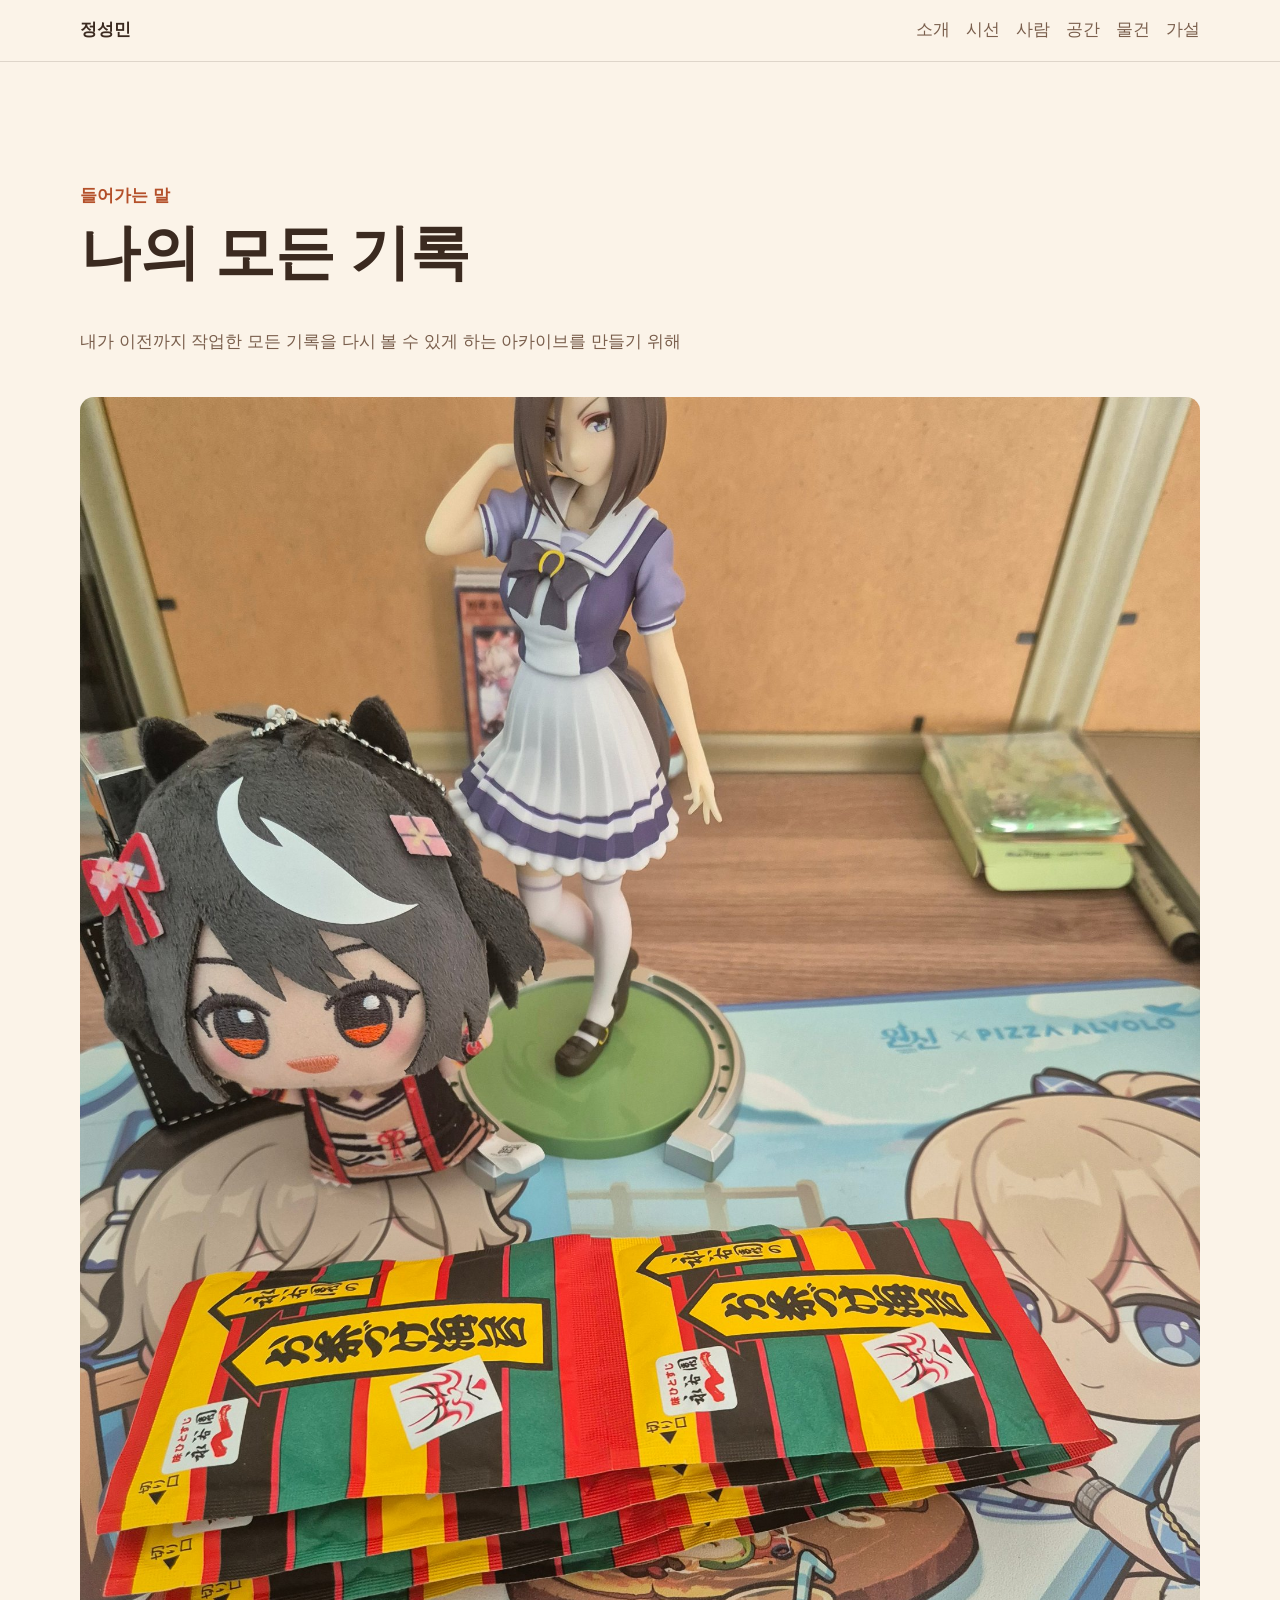
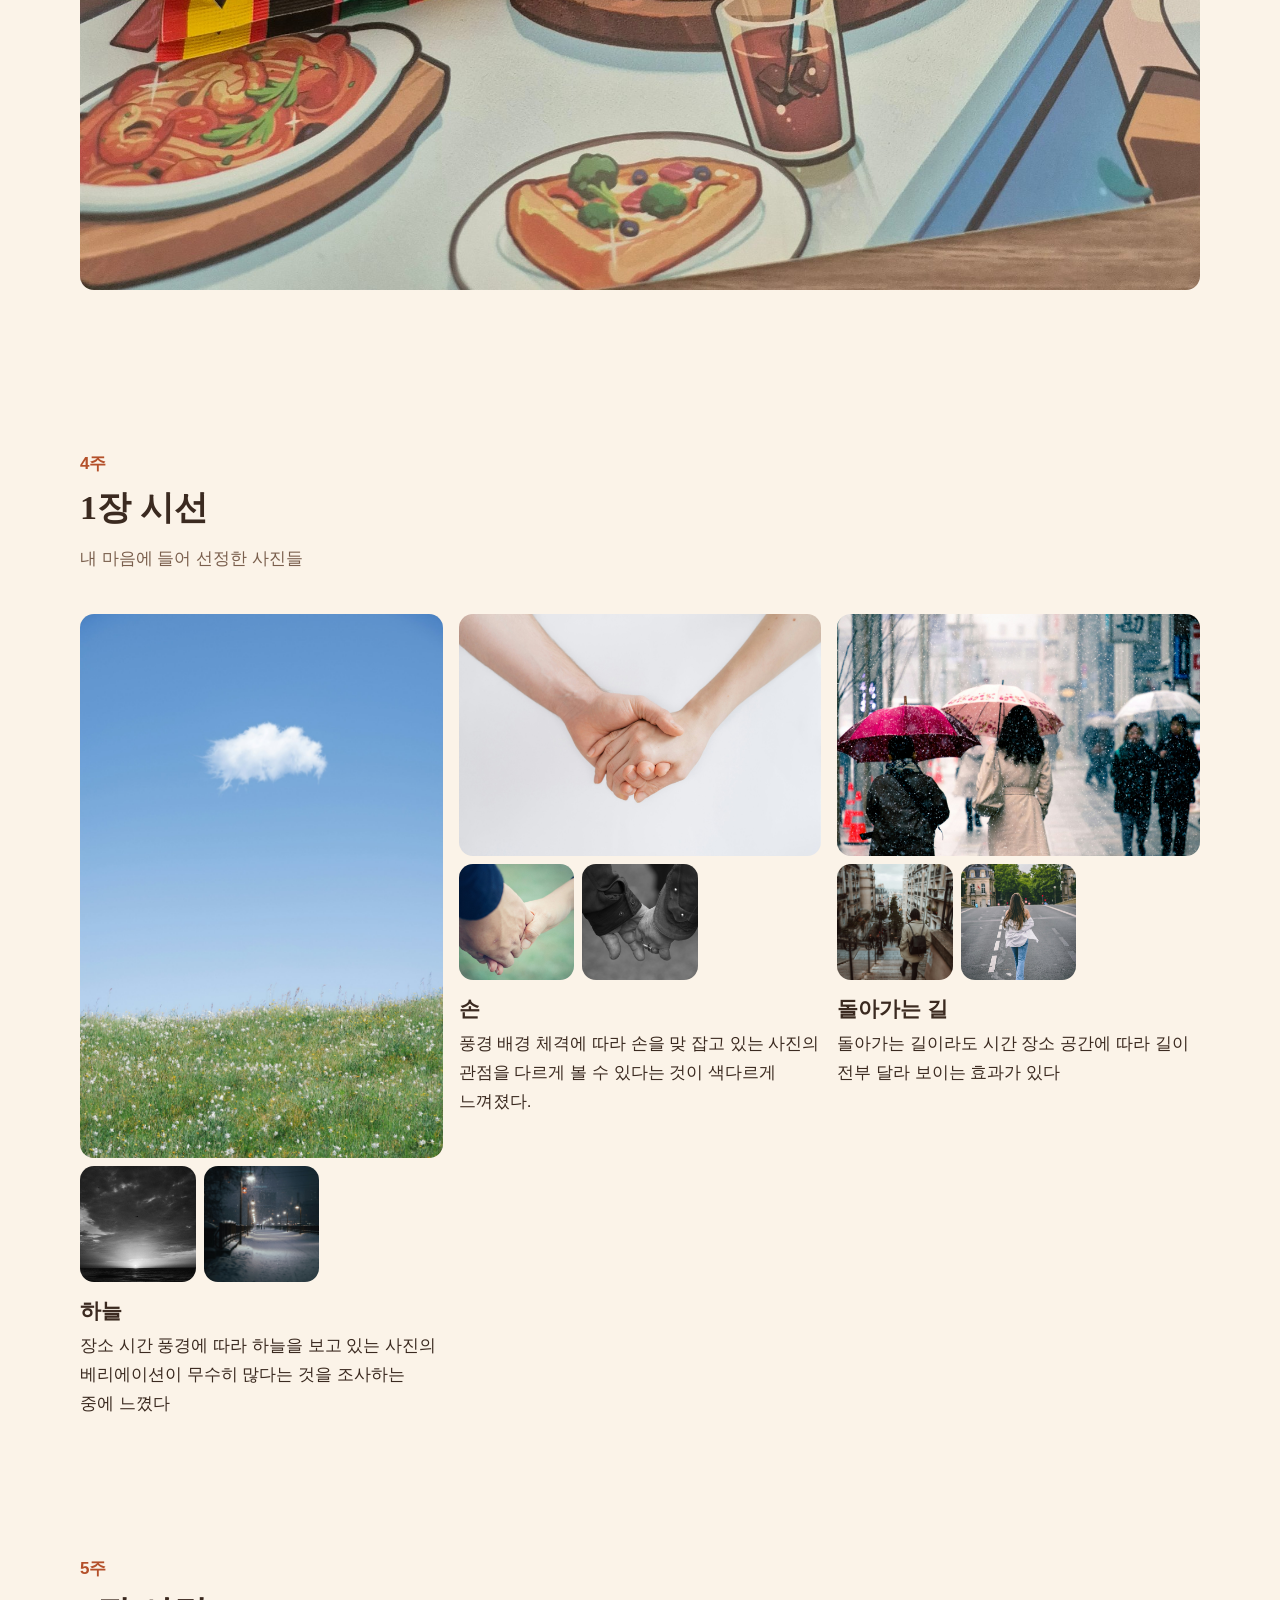
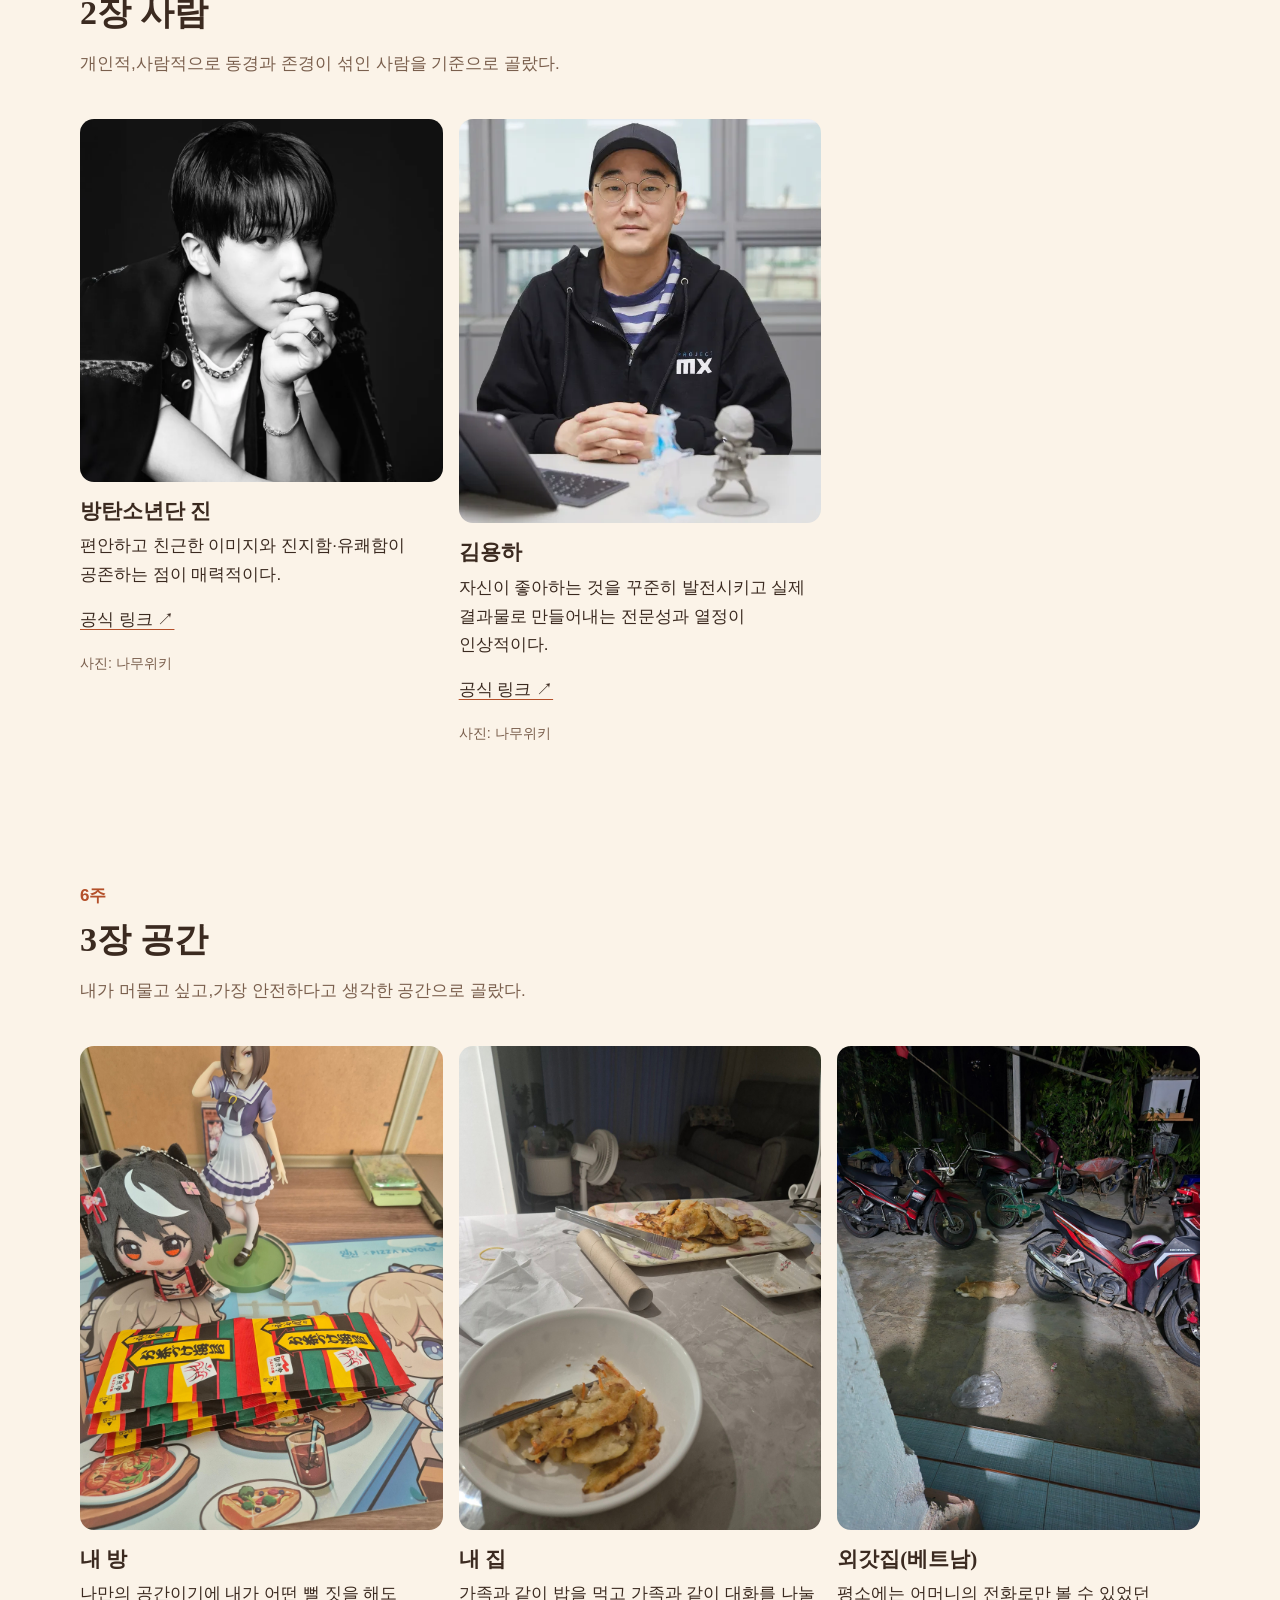
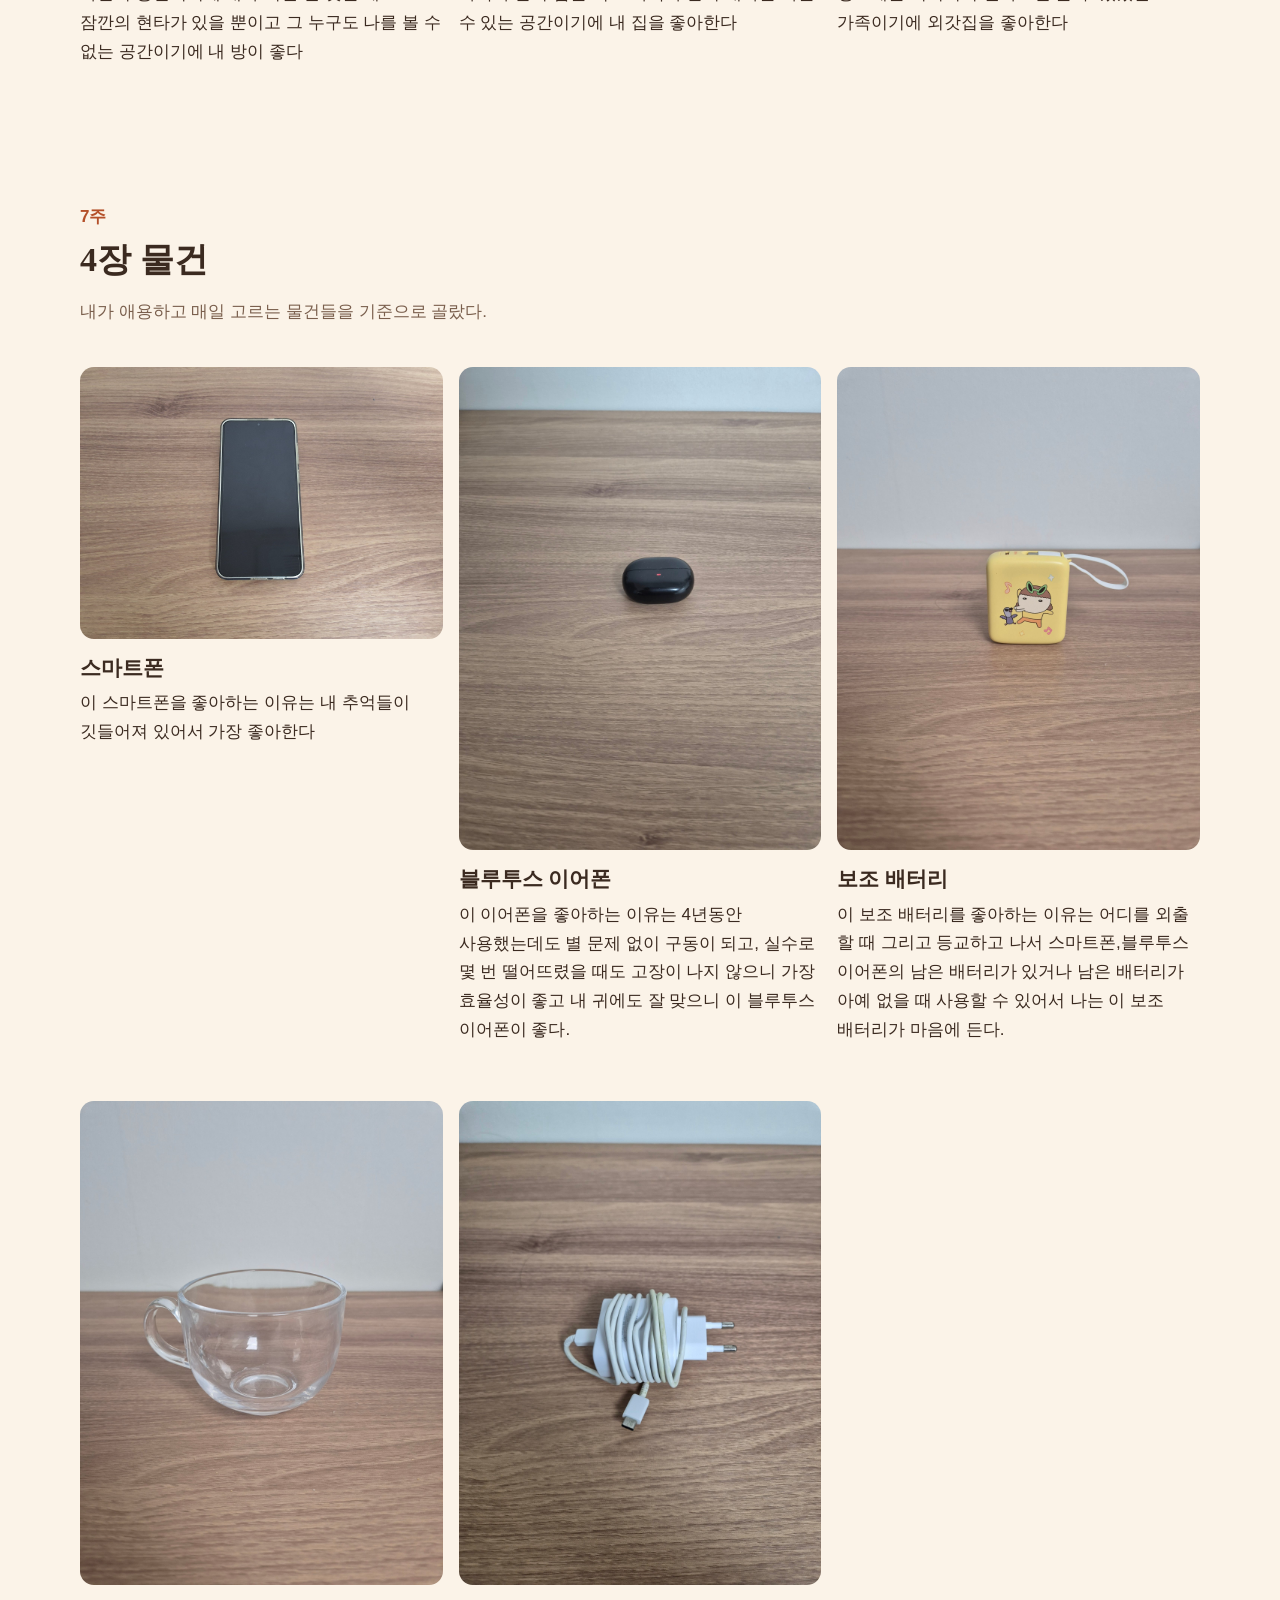
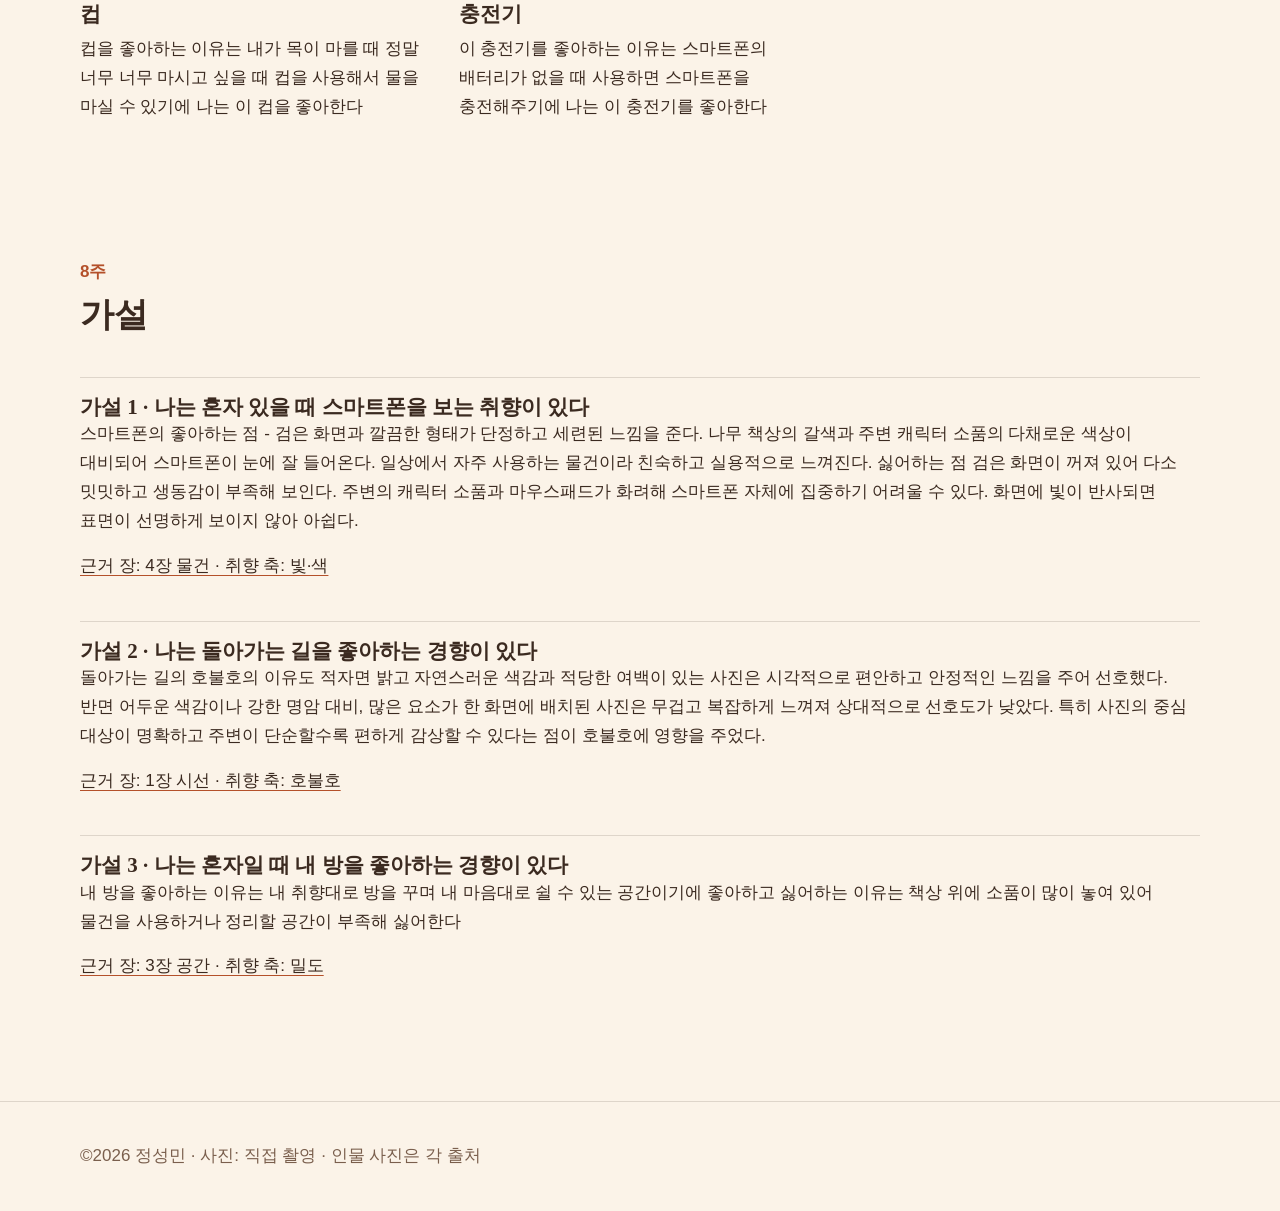
<file: index.html>
<!doctype html>
<html lang="ko"><head><meta charset="utf-8"><meta name="viewport" content="width=device-width, initial-scale=1"><title>정성민 — 나의 취향 아카이브</title><meta name="description" content="내가 이전까지 작업한 모든 기록을 다시 볼 수 있게 하는 아카이브를 만들기 위해"><meta property="og:type" content="website"><meta property="og:image" content="assets/space_1.jpg">
<link rel="stylesheet" href="tokens.css"><link rel="stylesheet" href="style.css"><meta property="og:title" content="정성민 — 나의 취향 아카이브"><meta property="og:description" content="내가 이전까지 작업한 모든 기록을 다시 볼 수 있게 하는 아카이브를 만들기 위해"></head><body>
<header class="k-bar"><div class="wrap"><a class="k-brand" href="#top">정성민</a><nav class="k-nav" aria-label="장"><a href="#top">소개</a><a href="#k-vision">시선</a><a href="#k-people">사람</a><a href="#k-space">공간</a><a href="#k-object">물건</a><a href="#k-hyp">가설</a></nav></div></header>
<main id="top"><section class="k-hero wrap"><span class="k-label">들어가는 말</span><h1>나의 모든 기록</h1><p>내가 이전까지 작업한 모든 기록을 다시 볼 수 있게 하는 아카이브를 만들기 위해</p><figure><img src="assets/space_1.jpg" alt="뒤로 뒤집어진 액자,피규어,캐릭터 인형 등이 보인다"></figure></section>
<section class="k-chap wrap" id="k-vision"><span class="k-label">4주</span><h2>1장 시선</h2><p class="k-crit">내 마음에 들어 선정한 사진들</p><div class="k-items"><article class="k-item"><img src="assets/vision_1.jpg" alt="무수한 풀밭 사이에서 구름 한 점 만이 보인다" loading="lazy"><div class="k-more"><img src="assets/vision_1_2.jpg" alt="흑백의 바다에서 무수히 많은 구름과 해가 뜨고 있는 모습 새들이 날아다니고 있는 모습이 보인다" loading="lazy"><img src="assets/vision_1_3.jpg" alt="해가 지고 가로등이 켜진 눈이 내리고 있는 길에서 도시 위를 바라보고 있는 시선이 보인다" loading="lazy"></div><h3>하늘</h3><p>장소 시간 풍경에 따라 하늘을 보고 있는 사진의 베리에이션이 무수히 많다는 것을 조사하는 중에 느꼈다</p></article><article class="k-item"><img src="assets/vision_2.jpg" alt="남과 여가 서로가 소중한 듯이 서로가 손을 잡고 있는 사진이 보인다" loading="lazy"><div class="k-more"><img src="assets/vision_2_2.jpg" alt="건장한 체격의 남자의 손이 가녀린 여성의 손을 잡고 지켜주는 듯이 손을 잡고있다" loading="lazy"><img src="assets/vision_2_3.jpg" alt="흑백의 풍경에서 서로 손을 잡고 있는 노부부의 손이 보인다" loading="lazy"></div><h3>손</h3><p>풍경 배경 체격에 따라 손을 맞 잡고 있는 사진의 관점을 다르게 볼 수 있다는 것이 색다르게 느껴졌다.</p></article><article class="k-item"><img src="assets/vision_3.jpg" alt="눈이 내리는 길에서 우산을 쓰고 걸어가고 있는 사람들이 보인다" loading="lazy"><div class="k-more"><img src="assets/vision_3_2.jpg" alt="우중충한 날씨의 계단 길을 내려가고 있는 가방을 맨 비니를 착용한 사 보인다" loading="lazy"><img src="assets/vision_3_3.jpg" alt="화창한 날씨에 도로 위에서 걸어가고 있는 사람이 보인다" loading="lazy"></div><h3>돌아가는 길</h3><p>돌아가는 길이라도 시간 장소 공간에 따라 길이 전부 달라 보이는 효과가 있다</p></article></div></section>
<section class="k-chap wrap" id="k-people"><span class="k-label">5주</span><h2>2장 사람</h2><p class="k-crit">개인적,사람적으로 동경과 존경이 섞인 사람을 기준으로 골랐다.</p><div class="k-items"><article class="k-item"><img src="assets/people_1.webp" alt="흑백 배경에 손을 괴고 고개는 옆을 보고있지만 눈동자는 정면을 보고있다" loading="lazy"><h3>방탄소년단 진</h3><p>편안하고 친근한 이미지와 진지함·유쾌함이 공존하는 점이 매력적이다.</p><p><a href="https://www.instagram.com/jin" target="_blank" rel="noopener noreferrer">공식 링크 ↗</a></p><p class="k-small">사진: 나무위키</p></article><article class="k-item"><img src="assets/people_2.webp" alt="모자와 안경을 쓰고 있고 손을 깎지 끼고있고 정면을 주시하는 사진이다" loading="lazy"><h3>김용하</h3><p>자신이 좋아하는 것을 꾸준히 발전시키고 실제 결과물로 만들어내는 전문성과 열정이 인상적이다.</p><p><a href="https://x.com/ysoya" target="_blank" rel="noopener noreferrer">공식 링크 ↗</a></p><p class="k-small">사진: 나무위키</p></article></div></section>
<section class="k-chap wrap" id="k-space"><span class="k-label">6주</span><h2>3장 공간</h2><p class="k-crit">내가 머물고 싶고,가장 안전하다고 생각한 공간으로 골랐다.</p><div class="k-items"><article class="k-item"><img src="assets/space_1.jpg" alt="뒤로 뒤집어진 액자,피규어,캐릭터 인형 등이 보인다" loading="lazy"><h3>내 방</h3><p>나만의 공간이기에 내가 어떤 뻘 짓을 해도 잠깐의 현타가 있을 뿐이고 그 누구도 나를 볼 수 없는 공간이기에 내 방이 좋다</p></article><article class="k-item"><img src="assets/space_2.jpg" alt="전이 있는 모습과 거실의 풍경이 보인다" loading="lazy"><h3>내 집</h3><p>가족과 같이 밥을 먹고 가족과 같이 대화를 나눌 수 있는 공간이기에 내 집을 좋아한다</p></article><article class="k-item"><img src="assets/space_3.jpg" alt="많은 오토바이들과 누워있는 개들이 보인다" loading="lazy"><h3>외갓집(베트남)</h3><p>평소에는 어머니의 전화로만 볼 수 있었던 가족이기에 외갓집을 좋아한다</p></article></div></section>
<section class="k-chap wrap" id="k-object"><span class="k-label">7주</span><h2>4장 물건</h2><p class="k-crit">내가 애용하고 매일 고르는 물건들을 기준으로 골랐다.</p><div class="k-items"><article class="k-item"><img src="assets/object_1.jpg" alt="책상 위에 스마트폰이 놓여져 있다" loading="lazy"><h3>스마트폰</h3><p>이 스마트폰을 좋아하는 이유는 내 추억들이 깃들어져 있어서 가장 좋아한다</p></article><article class="k-item"><img src="assets/object_2.jpg" alt="책상 위에 블루투스 이어폰이 놓여져 있다" loading="lazy"><h3>블루투스 이어폰</h3><p>이 이어폰을 좋아하는 이유는 4년동안 사용했는데도 별 문제 없이 구동이 되고, 실수로 몇 번 떨어뜨렸을 때도 고장이 나지 않으니 가장 효율성이 좋고 내 귀에도 잘 맞으니 이 블루투스 이어폰이 좋다.</p></article><article class="k-item"><img src="assets/object_3.jpg" alt="책상 위에 보조 배터리가 놓여져 있다" loading="lazy"><h3>보조 배터리</h3><p>이 보조 배터리를 좋아하는 이유는 어디를 외출 할 때 그리고 등교하고 나서 스마트폰,블루투스 이어폰의 남은 배터리가 있거나 남은 배터리가 아예 없을 때 사용할 수 있어서 나는 이 보조 배터리가 마음에 든다.</p></article><article class="k-item"><img src="assets/object_4.jpg" alt="책상 위에 컵이 놓여져 있다" loading="lazy"><h3>컵</h3><p>컵을 좋아하는 이유는 내가 목이 마를 때 정말 너무 너무 마시고 싶을 때 컵을 사용해서 물을 마실 수 있기에 나는 이 컵을 좋아한다</p></article><article class="k-item"><img src="assets/object_5.jpg" alt="책상 위에 충전기가 놓여져 있다" loading="lazy"><h3>충전기</h3><p>이 충전기를 좋아하는 이유는 스마트폰의 배터리가 없을 때 사용하면 스마트폰을 충전해주기에 나는 이 충전기를 좋아한다</p></article></div></section>
<section class="k-chap wrap" id="k-hyp"><span class="k-label">8주</span><h2>가설</h2><div class="k-hyp"><h3>가설 1 · 나는 혼자 있을 때 스마트폰을 보는 취향이 있다</h3><p>스마트폰의 좋아하는 점
- 검은 화면과 깔끔한 형태가 단정하고 세련된 느낌을 준다.
나무 책상의 갈색과 주변 캐릭터 소품의 다채로운 색상이 대비되어 스마트폰이 눈에 잘 들어온다.
일상에서 자주 사용하는 물건이라 친숙하고 실용적으로 느껴진다.
싫어하는 점
검은 화면이 꺼져 있어 다소 밋밋하고 생동감이 부족해 보인다.
주변의 캐릭터 소품과 마우스패드가 화려해 스마트폰 자체에 집중하기 어려울 수 있다.
화면에 빛이 반사되면 표면이 선명하게 보이지 않아 아쉽다.</p><p class="k-small"><a href="#k-object">근거 장: 4장 물건 · 취향 축: 빛·색</a></p></div><div class="k-hyp"><h3>가설 2 · 나는 돌아가는 길을 좋아하는 경향이 있다</h3><p>돌아가는 길의 호불호의 이유도 적자면
밝고 자연스러운 색감과 적당한 여백이 있는 사진은 시각적으로 편안하고 안정적인 느낌을 주어 선호했다. 반면 어두운 색감이나 강한 명암 대비, 많은 요소가 한 화면에 배치된 사진은 무겁고 복잡하게 느껴져 상대적으로 선호도가 낮았다. 특히 사진의 중심 대상이 명확하고 주변이 단순할수록 편하게 감상할 수 있다는 점이 호불호에 영향을 주었다.</p><p class="k-small"><a href="#k-vision">근거 장: 1장 시선 · 취향 축: 호불호</a></p></div><div class="k-hyp"><h3>가설 3 · 나는 혼자일 때 내 방을 좋아하는 경향이 있다</h3><p>내 방을 좋아하는 이유는 내 취향대로 방을 꾸며 내 마음대로 쉴 수 있는 공간이기에 좋아하고
싫어하는 이유는 책상 위에 소품이 많이 놓여 있어 물건을 사용하거나 정리할 공간이 부족해 싫어한다</p><p class="k-small"><a href="#k-space">근거 장: 3장 공간 · 취향 축: 밀도</a></p></div></section></main>
<footer class="k-foot"><div class="wrap">©2026 정성민 · 사진: 직접 촬영 · 인물 사진은 각 출처</div></footer></body></html>
</file>
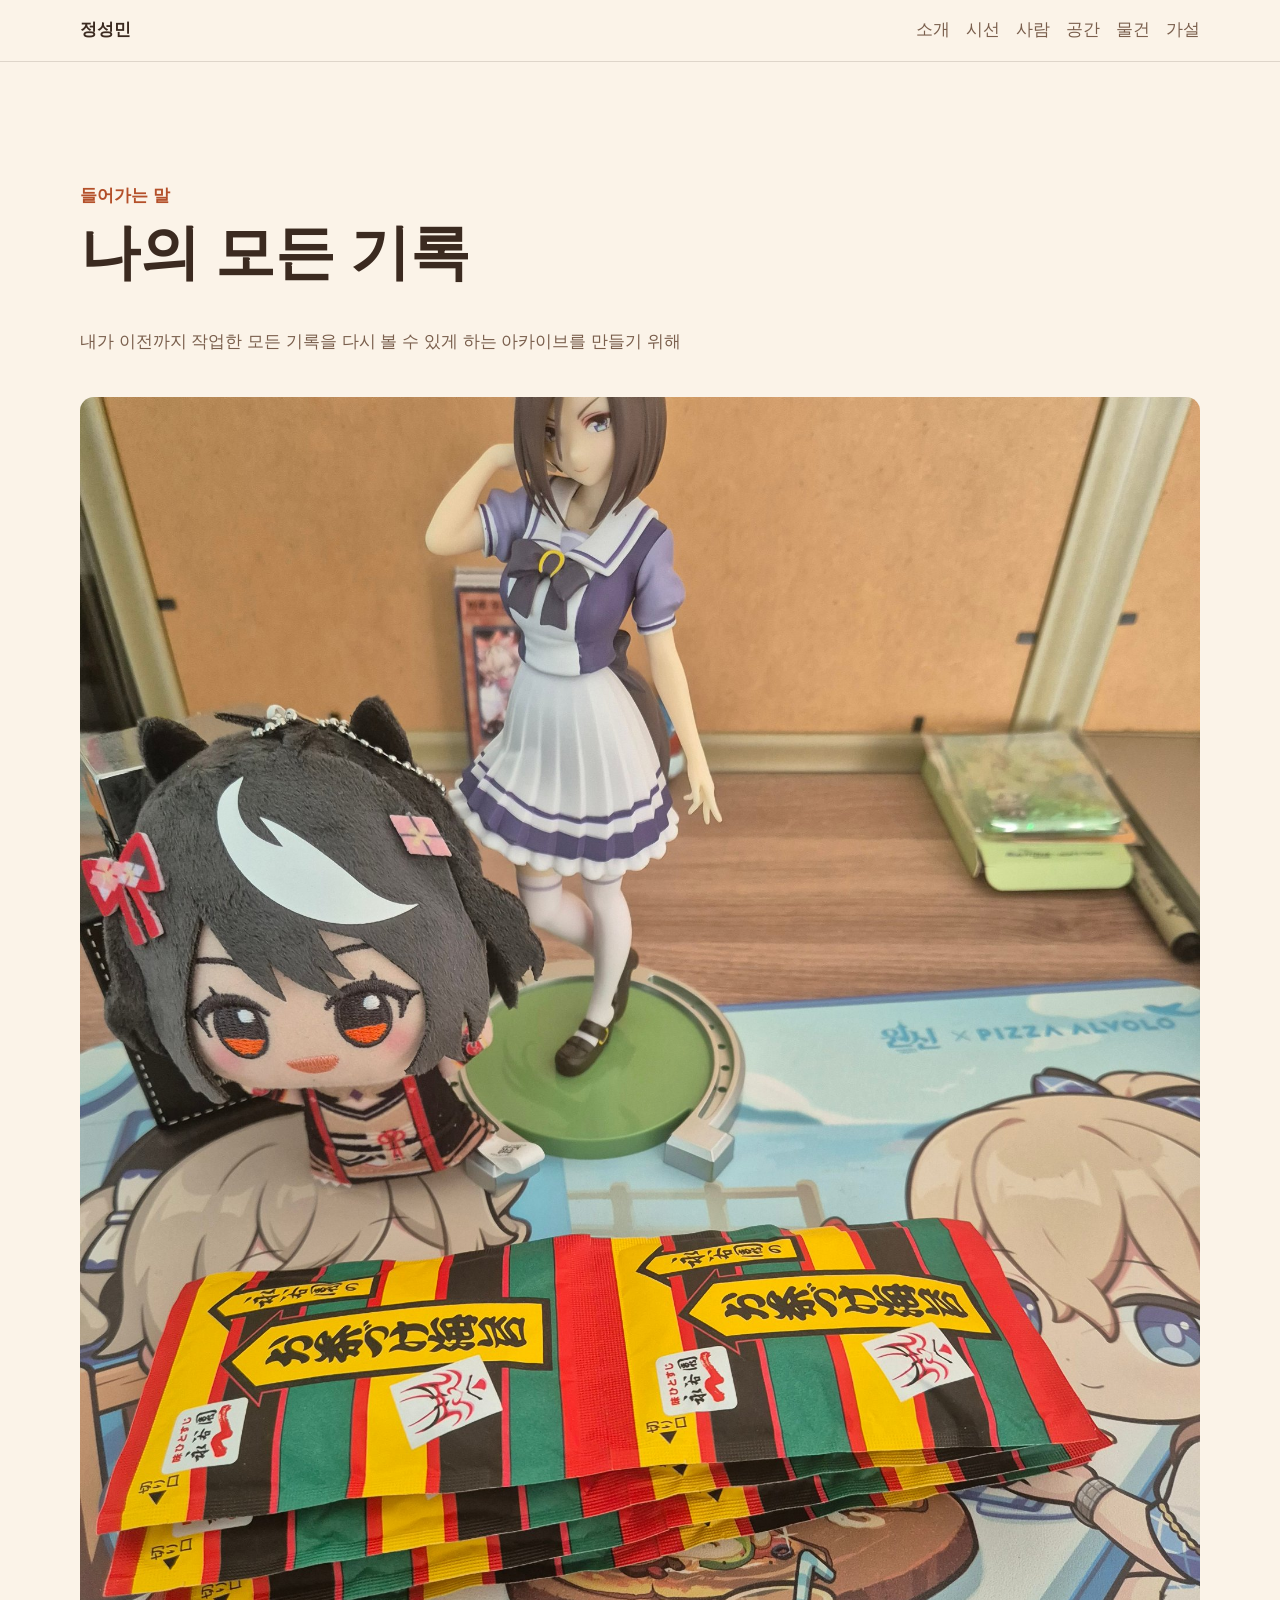
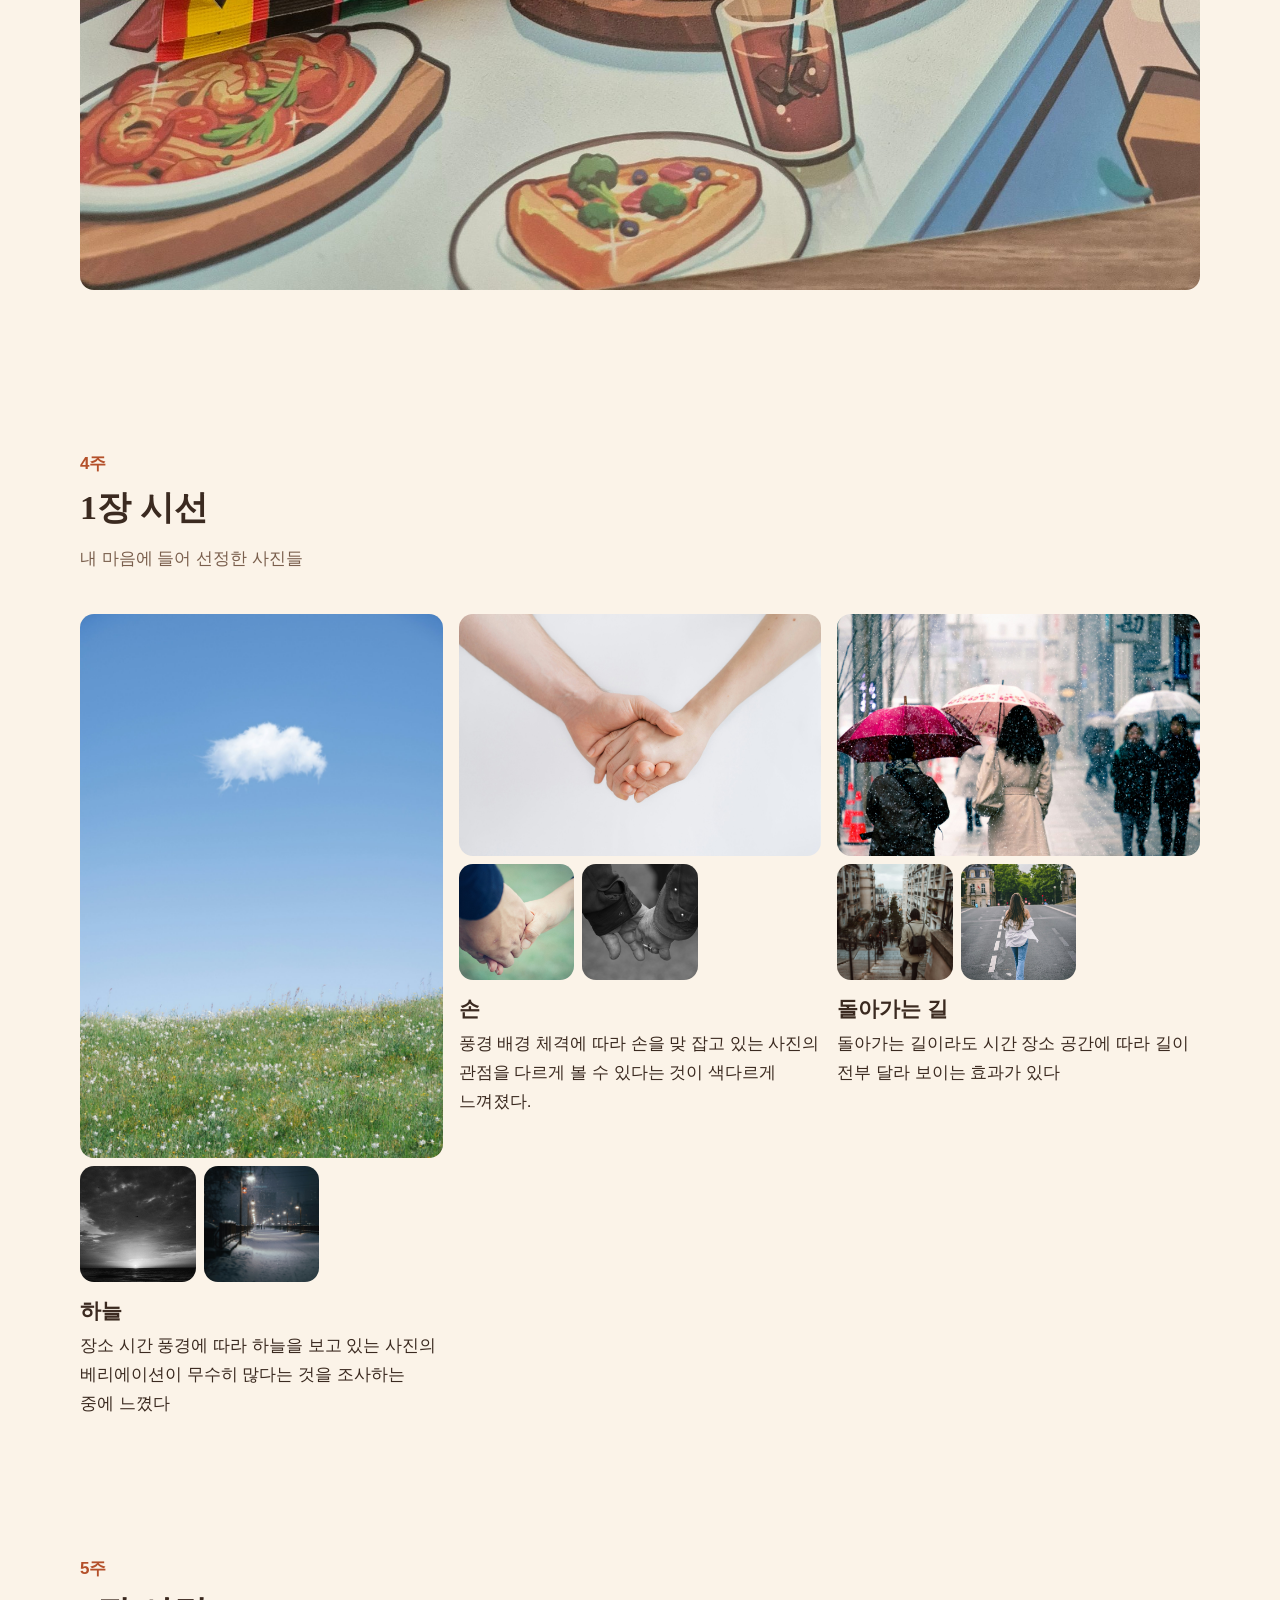
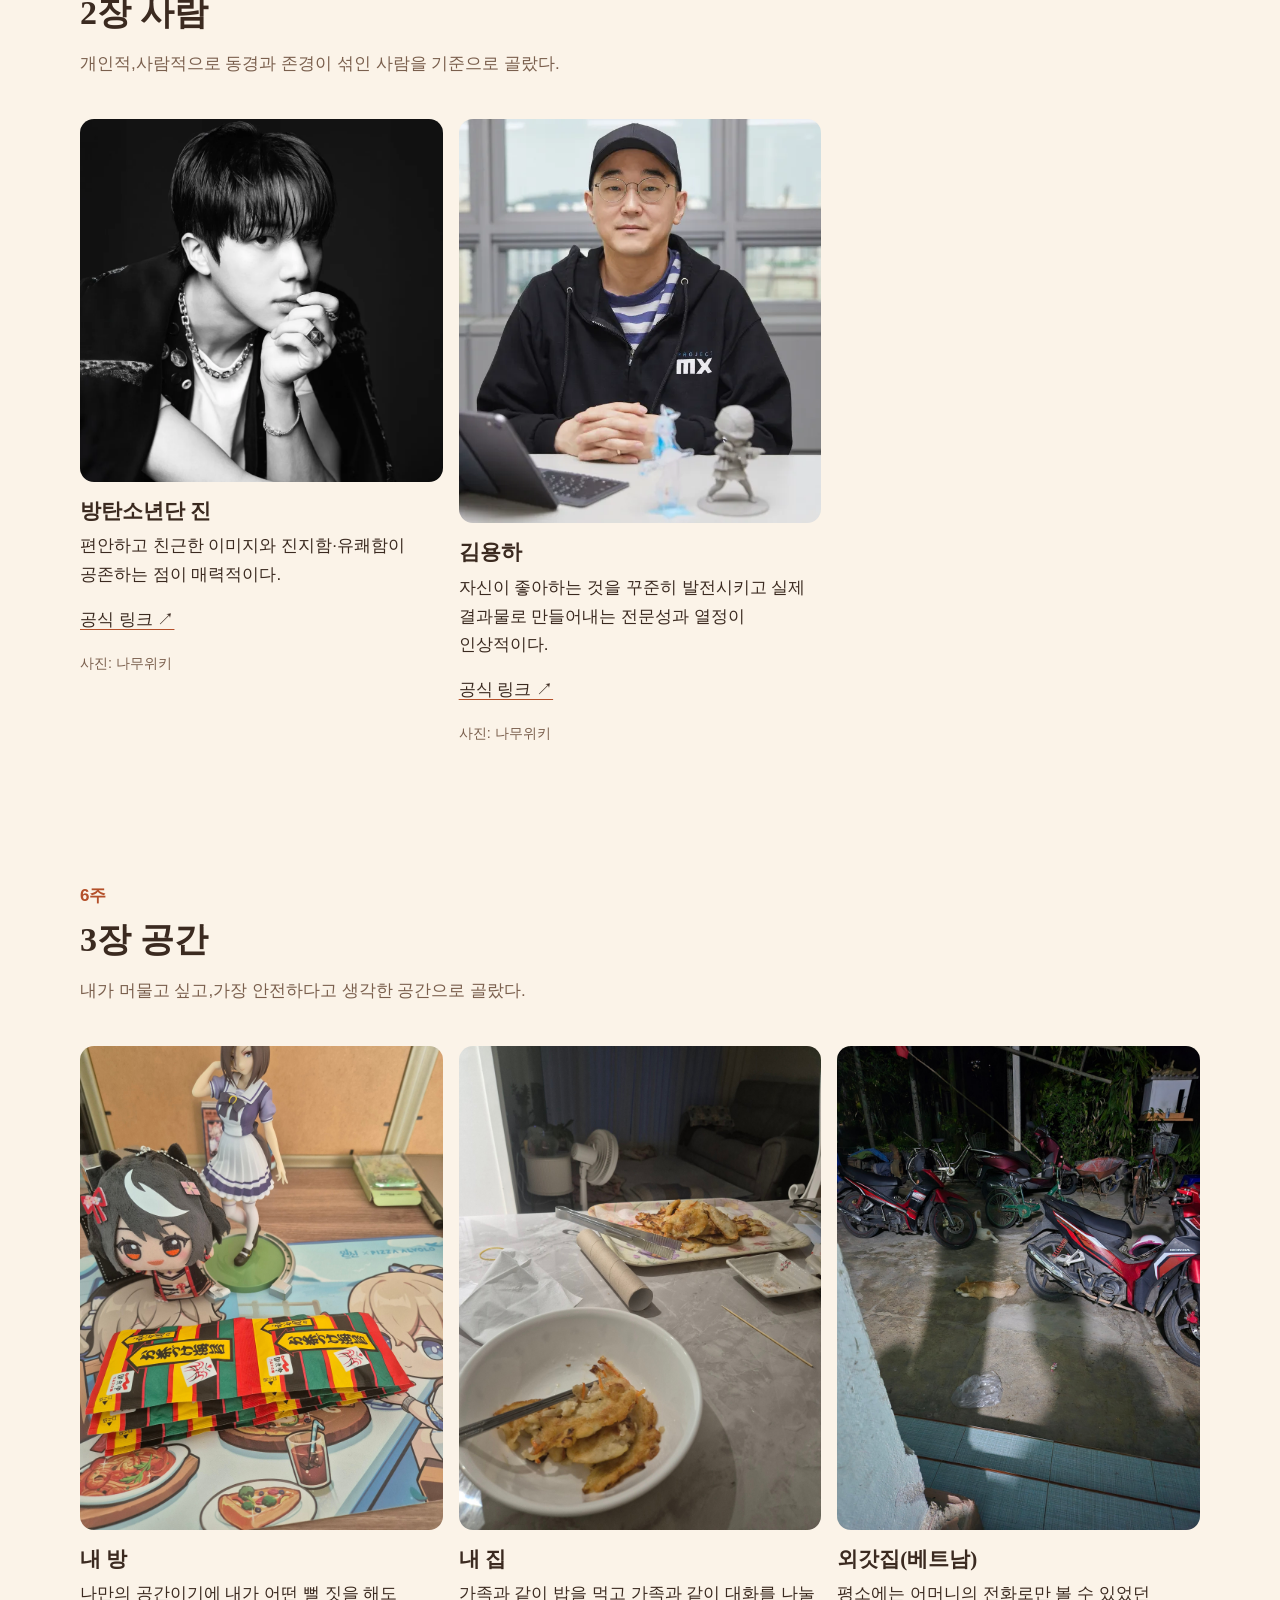
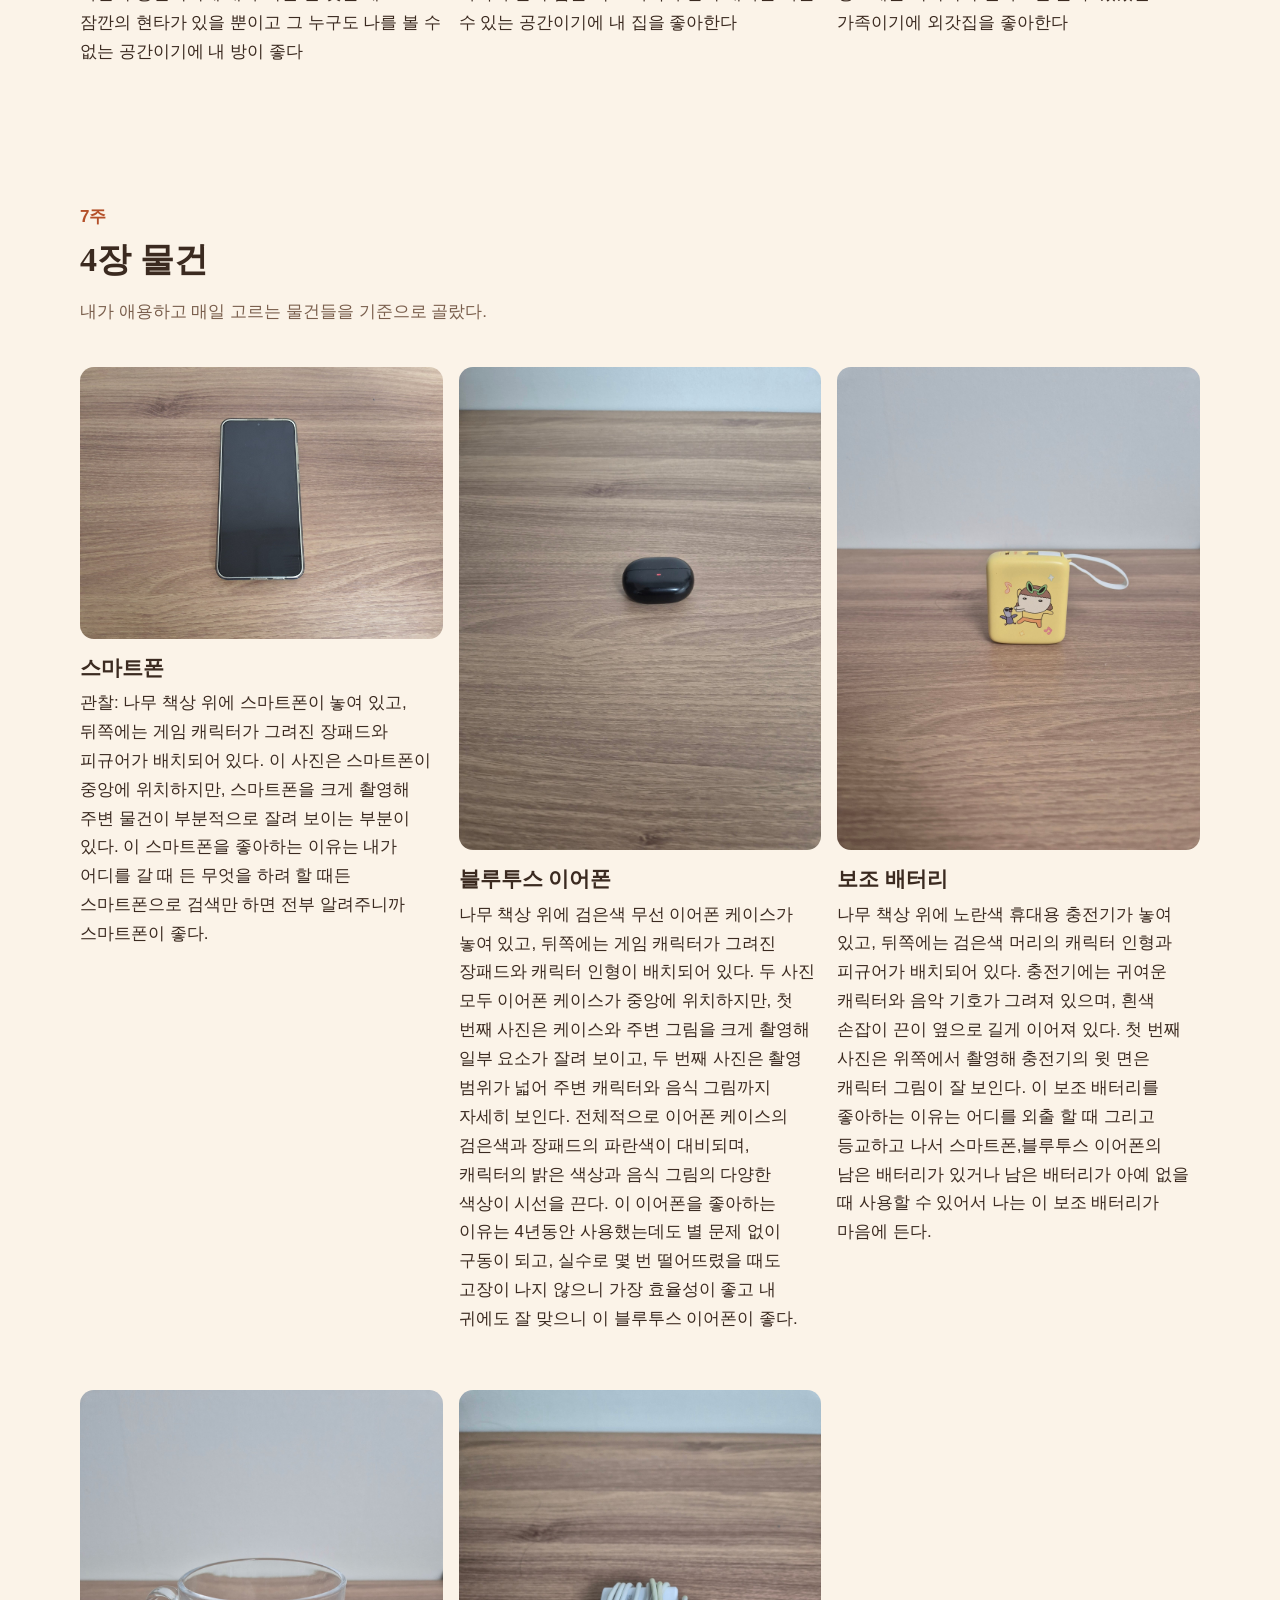
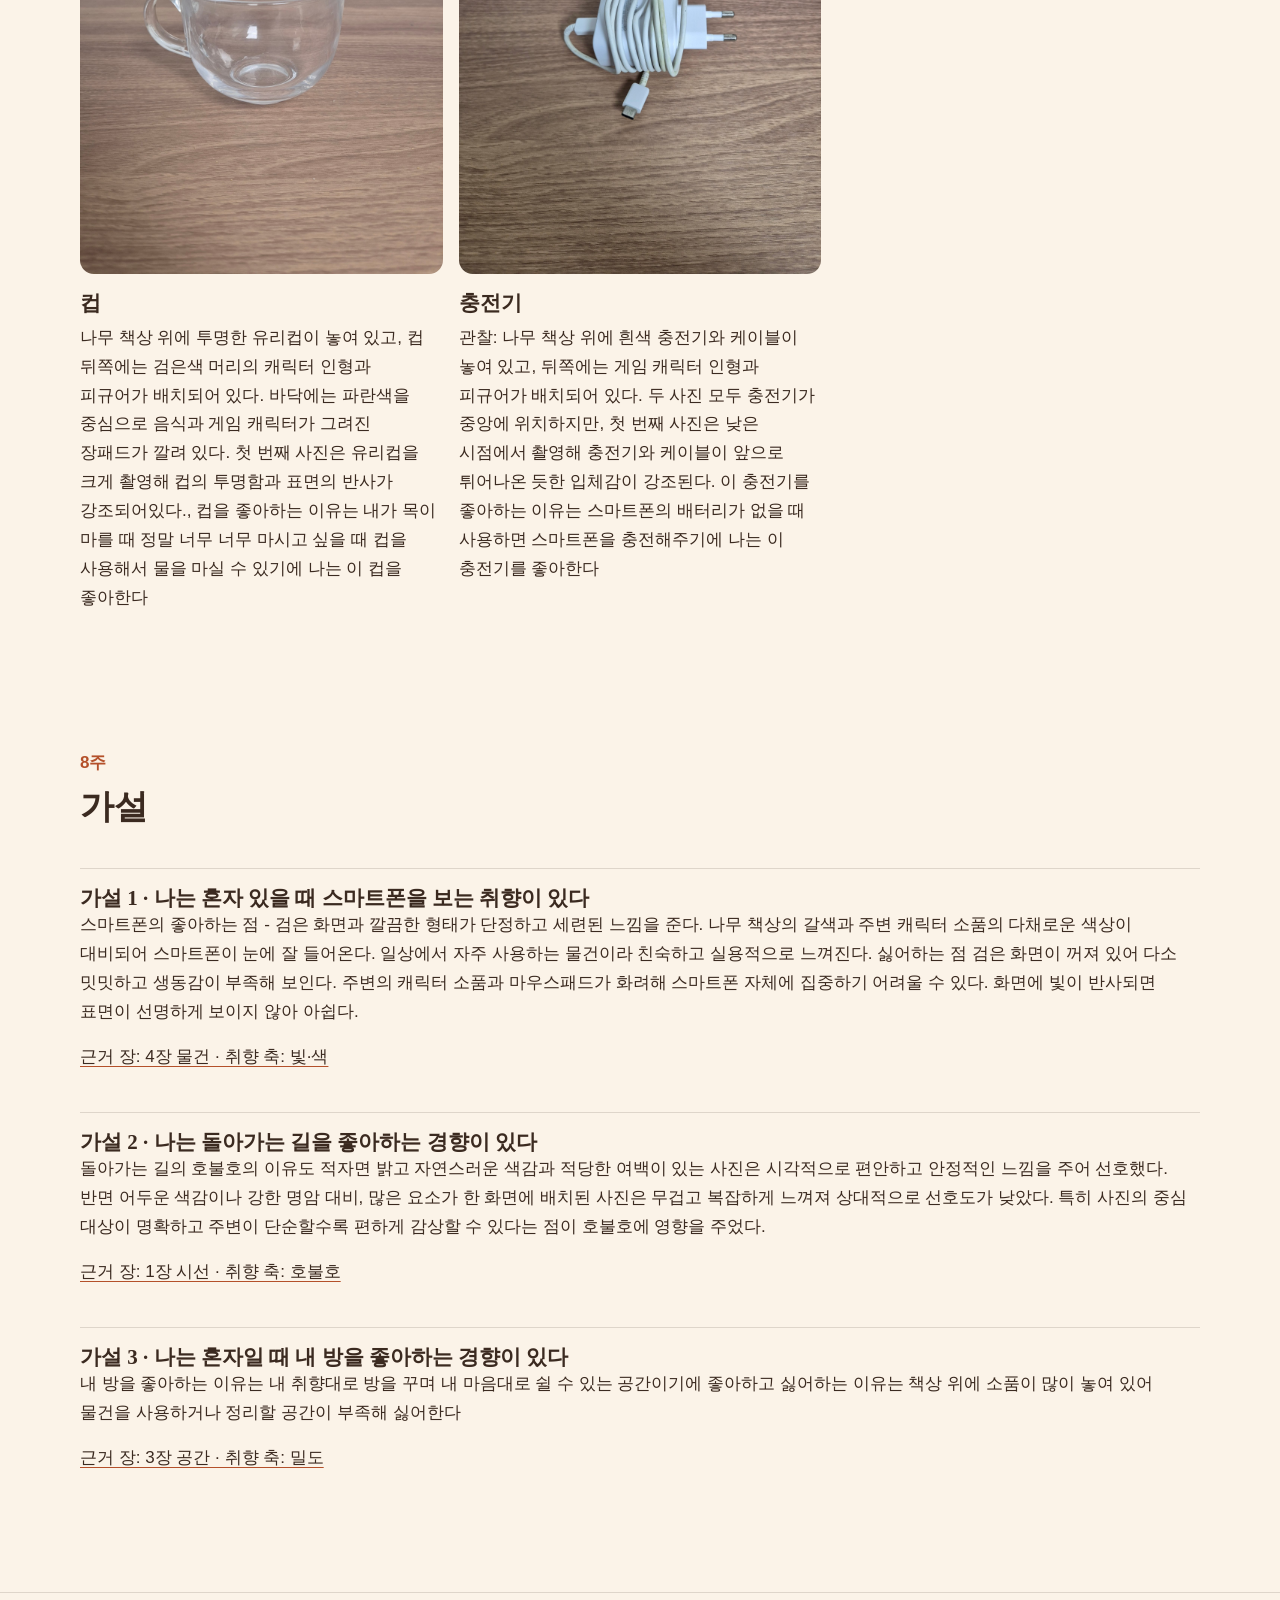
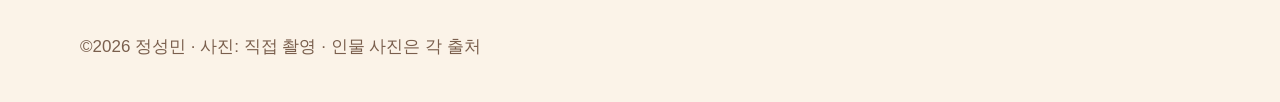
<file: index (1).html>
<!doctype html>
<html lang="ko"><head><meta charset="utf-8"><meta name="viewport" content="width=device-width, initial-scale=1"><title>정성민 — 나의 취향 아카이브</title><meta name="description" content="내가 이전까지 작업한 모든 기록을 다시 볼 수 있게 하는 아카이브를 만들기 위해"><meta property="og:type" content="website"><meta property="og:image" content="https://incredible-starlight-036a80.netlify.app/assets/space_1.jpg"><meta property="og:url" content="https://incredible-starlight-036a80.netlify.app/">
<link rel="stylesheet" href="tokens.css"><link rel="stylesheet" href="style.css"><meta property="og:title" content="정성민 — 나의 취향 아카이브"><meta property="og:description" content="내가 이전까지 작업한 모든 기록을 다시 볼 수 있게 하는 아카이브를 만들기 위해"></head><body>
<header class="k-bar"><div class="wrap"><a class="k-brand" href="#top">정성민</a><nav class="k-nav" aria-label="장"><a href="#top">소개</a><a href="#k-vision">시선</a><a href="#k-people">사람</a><a href="#k-space">공간</a><a href="#k-object">물건</a><a href="#k-hyp">가설</a></nav></div></header>
<main id="top"><section class="k-hero wrap"><span class="k-label">들어가는 말</span><h1>나의 모든 기록</h1><p>내가 이전까지 작업한 모든 기록을 다시 볼 수 있게 하는 아카이브를 만들기 위해</p><figure><img src="assets/space_1.jpg" alt="뒤로 뒤집어진 액자,피규어,캐릭터 인형 등이 보인다"></figure></section>
<section class="k-chap wrap" id="k-vision"><span class="k-label">4주</span><h2>1장 시선</h2><p class="k-crit">내 마음에 들어 선정한 사진들</p><div class="k-items"><article class="k-item"><img src="assets/vision_1.jpg" alt="무수한 풀밭 사이에서 구름 한 점 만이 보인다" loading="lazy"><div class="k-more"><img src="assets/vision_1_2.jpg" alt="흑백의 바다에서 무수히 많은 구름과 해가 뜨고 있는 모습 새들이 날아다니고 있는 모습이 보인다" loading="lazy"><img src="assets/vision_1_3.jpg" alt="해가 지고 가로등이 켜진 눈이 내리고 있는 길에서 도시 위를 바라보고 있는 시선이 보인다" loading="lazy"></div><h3>하늘</h3><p>장소 시간 풍경에 따라 하늘을 보고 있는 사진의 베리에이션이 무수히 많다는 것을 조사하는 중에 느꼈다</p></article><article class="k-item"><img src="assets/vision_2.jpg" alt="남과 여가 서로가 소중한 듯이 서로가 손을 잡고 있는 사진이 보인다" loading="lazy"><div class="k-more"><img src="assets/vision_2_2.jpg" alt="건장한 체격의 남자의 손이 가녀린 여성의 손을 잡고 지켜주는 듯이 손을 잡고있다" loading="lazy"><img src="assets/vision_2_3.jpg" alt="흑백의 풍경에서 서로 손을 잡고 있는 노부부의 손이 보인다" loading="lazy"></div><h3>손</h3><p>풍경 배경 체격에 따라 손을 맞 잡고 있는 사진의 관점을 다르게 볼 수 있다는 것이 색다르게 느껴졌다.</p></article><article class="k-item"><img src="assets/vision_3.jpg" alt="눈이 내리는 길에서 우산을 쓰고 걸어가고 있는 사람들이 보인다" loading="lazy"><div class="k-more"><img src="assets/vision_3_2.jpg" alt="우중충한 날씨의 계단 길을 내려가고 있는 가방을 맨 비니를 착용한 사 보인다" loading="lazy"><img src="assets/vision_3_3.jpg" alt="화창한 날씨에 도로 위에서 걸어가고 있는 사람이 보인다" loading="lazy"></div><h3>돌아가는 길</h3><p>돌아가는 길이라도 시간 장소 공간에 따라 길이 전부 달라 보이는 효과가 있다</p></article></div></section>
<section class="k-chap wrap" id="k-people"><span class="k-label">5주</span><h2>2장 사람</h2><p class="k-crit">개인적,사람적으로 동경과 존경이 섞인 사람을 기준으로 골랐다.</p><div class="k-items"><article class="k-item"><img src="assets/people_1.webp" alt="흑백 배경에 손을 괴고 고개는 옆을 보고있지만 눈동자는 정면을 보고있다" loading="lazy"><h3>방탄소년단 진</h3><p>편안하고 친근한 이미지와 진지함·유쾌함이 공존하는 점이 매력적이다.</p><p><a href="https://www.instagram.com/jin" target="_blank" rel="noopener noreferrer">공식 링크 ↗</a></p><p class="k-small">사진: 나무위키</p></article><article class="k-item"><img src="assets/people_2.webp" alt="모자와 안경을 쓰고 있고 손을 깎지 끼고있고 정면을 주시하는 사진이다" loading="lazy"><h3>김용하</h3><p>자신이 좋아하는 것을 꾸준히 발전시키고 실제 결과물로 만들어내는 전문성과 열정이 인상적이다.</p><p><a href="https://x.com/ysoya" target="_blank" rel="noopener noreferrer">공식 링크 ↗</a></p><p class="k-small">사진: 나무위키</p></article></div></section>
<section class="k-chap wrap" id="k-space"><span class="k-label">6주</span><h2>3장 공간</h2><p class="k-crit">내가 머물고 싶고,가장 안전하다고 생각한 공간으로 골랐다.</p><div class="k-items"><article class="k-item"><img src="assets/space_1.jpg" alt="뒤로 뒤집어진 액자,피규어,캐릭터 인형 등이 보인다" loading="lazy"><h3>내 방</h3><p>나만의 공간이기에 내가 어떤 뻘 짓을 해도 잠깐의 현타가 있을 뿐이고 그 누구도 나를 볼 수 없는 공간이기에 내 방이 좋다</p></article><article class="k-item"><img src="assets/space_2.jpg" alt="전이 있는 모습과 거실의 풍경이 보인다" loading="lazy"><h3>내 집</h3><p>가족과 같이 밥을 먹고 가족과 같이 대화를 나눌 수 있는 공간이기에 내 집을 좋아한다</p></article><article class="k-item"><img src="assets/space_3.jpg" alt="많은 오토바이들과 누워있는 개들이 보인다" loading="lazy"><h3>외갓집(베트남)</h3><p>평소에는 어머니의 전화로만 볼 수 있었던 가족이기에 외갓집을 좋아한다</p></article></div></section>
<section class="k-chap wrap" id="k-object"><span class="k-label">7주</span><h2>4장 물건</h2><p class="k-crit">내가 애용하고 매일 고르는 물건들을 기준으로 골랐다.</p><div class="k-items"><article class="k-item"><img src="assets/object_1.jpg" alt="스마트폰 아래에 아래에 게임 캐릭터가 그려진 장패드가 깔려있고 그 뒤에 인형이 있다." loading="lazy"><h3>스마트폰</h3><p>관찰: 나무 책상 위에 스마트폰이 놓여 있고, 뒤쪽에는 게임 캐릭터가 그려진 장패드와 피규어가 배치되어 있다. 이 사진은 스마트폰이 중앙에 위치하지만, 스마트폰을 크게 촬영해 주변 물건이 부분적으로 잘려 보이는 부분이 있다. 이 스마트폰을 좋아하는 이유는 내가 어디를 갈 때 든 무엇을 하려 할 때든 스마트폰으로 검색만 하면 전부 알려주니까 스마트폰이 좋다.</p></article><article class="k-item"><img src="assets/object_2.jpg" alt="이어폰 아래에 게임 캐릭터가 그려진 장패드가 깔려있다" loading="lazy"><h3>블루투스 이어폰</h3><p>나무 책상 위에 검은색 무선 이어폰 케이스가 놓여 있고, 뒤쪽에는 게임 캐릭터가 그려진 장패드와 캐릭터 인형이 배치되어 있다. 두 사진 모두 이어폰 케이스가 중앙에 위치하지만, 첫 번째 사진은 케이스와 주변 그림을 크게 촬영해 일부 요소가 잘려 보이고, 두 번째 사진은 촬영 범위가 넓어 주변 캐릭터와 음식 그림까지 자세히 보인다. 전체적으로 이어폰 케이스의 검은색과 장패드의 파란색이 대비되며, 캐릭터의 밝은 색상과 음식 그림의 다양한 색상이 시선을 끈다. 이 이어폰을 좋아하는 이유는 4년동안 사용했는데도 별 문제 없이 구동이 되고, 실수로 몇 번 떨어뜨렸을 때도 고장이 나지 않으니 가장 효율성이 좋고 내 귀에도 잘 맞으니 이 블루투스 이어폰이 좋다.</p></article><article class="k-item"><img src="assets/object_3.jpg" alt="보조 배터리 아래에 게임 캐릭터가 그려진 장패드가 깔려있고 그 뒤엔 캐릭터 인형,카드 뭉치,트로피,피규어 등이 보인다." loading="lazy"><h3>보조 배터리</h3><p>나무 책상 위에 노란색 휴대용 충전기가 놓여 있고, 뒤쪽에는 검은색 머리의 캐릭터 인형과 피규어가 배치되어 있다. 충전기에는 귀여운 캐릭터와 음악 기호가 그려져 있으며, 흰색 손잡이 끈이 옆으로 길게 이어져 있다. 첫 번째 사진은 위쪽에서 촬영해 충전기의 윗 면은 캐릭터 그림이 잘 보인다. 이 보조 배터리를 좋아하는 이유는 어디를 외출 할 때 그리고 등교하고 나서 스마트폰,블루투스 이어폰의 남은 배터리가 있거나 남은 배터리가 아예 없을 때 사용할 수 있어서 나는 이 보조 배터리가 마음에 든다.</p></article><article class="k-item"><img src="assets/object_4.jpg" alt="컵 아래에 게임 캐릭터가 그려진 장패드가 깔려있고 그 뒤에 캐릭터 인형과 피규어,트로피가 보인다" loading="lazy"><h3>컵</h3><p>나무 책상 위에 투명한 유리컵이 놓여 있고, 컵 뒤쪽에는 검은색 머리의 캐릭터 인형과 피규어가 배치되어 있다. 바닥에는 파란색을 중심으로 음식과 게임 캐릭터가 그려진 장패드가 깔려 있다. 첫 번째 사진은 유리컵을 크게 촬영해 컵의 투명함과 표면의 반사가 강조되어있다., 컵을 좋아하는 이유는 내가 목이 마를 때 정말 너무 너무 마시고 싶을 때 컵을 사용해서 물을 마실 수 있기에 나는 이 컵을 좋아한다</p></article><article class="k-item"><img src="assets/object_5.jpg" alt="충전기 아래에 게임 캐릭터가 그려진 장패드가 깔려있고 그 뒤에 캐릭터 인형과 피규어,트로피가 보인다" loading="lazy"><h3>충전기</h3><p>관찰: 나무 책상 위에 흰색 충전기와 케이블이 놓여 있고, 뒤쪽에는 게임 캐릭터 인형과 피규어가 배치되어 있다. 두 사진 모두 충전기가 중앙에 위치하지만, 첫 번째 사진은 낮은 시점에서 촬영해 충전기와 케이블이 앞으로 튀어나온 듯한 입체감이 강조된다. 이 충전기를 좋아하는 이유는 스마트폰의 배터리가 없을 때 사용하면 스마트폰을 충전해주기에 나는 이 충전기를 좋아한다</p></article></div></section>
<section class="k-chap wrap" id="k-hyp"><span class="k-label">8주</span><h2>가설</h2><div class="k-hyp"><h3>가설 1 · 나는 혼자 있을 때 스마트폰을 보는 취향이 있다</h3><p>스마트폰의 좋아하는 점
- 검은 화면과 깔끔한 형태가 단정하고 세련된 느낌을 준다.
나무 책상의 갈색과 주변 캐릭터 소품의 다채로운 색상이 대비되어 스마트폰이 눈에 잘 들어온다.
일상에서 자주 사용하는 물건이라 친숙하고 실용적으로 느껴진다.
싫어하는 점
검은 화면이 꺼져 있어 다소 밋밋하고 생동감이 부족해 보인다.
주변의 캐릭터 소품과 마우스패드가 화려해 스마트폰 자체에 집중하기 어려울 수 있다.
화면에 빛이 반사되면 표면이 선명하게 보이지 않아 아쉽다.</p><p class="k-small"><a href="#k-object">근거 장: 4장 물건 · 취향 축: 빛·색</a></p></div><div class="k-hyp"><h3>가설 2 · 나는 돌아가는 길을 좋아하는 경향이 있다</h3><p>돌아가는 길의 호불호의 이유도 적자면
밝고 자연스러운 색감과 적당한 여백이 있는 사진은 시각적으로 편안하고 안정적인 느낌을 주어 선호했다. 반면 어두운 색감이나 강한 명암 대비, 많은 요소가 한 화면에 배치된 사진은 무겁고 복잡하게 느껴져 상대적으로 선호도가 낮았다. 특히 사진의 중심 대상이 명확하고 주변이 단순할수록 편하게 감상할 수 있다는 점이 호불호에 영향을 주었다.</p><p class="k-small"><a href="#k-vision">근거 장: 1장 시선 · 취향 축: 호불호</a></p></div><div class="k-hyp"><h3>가설 3 · 나는 혼자일 때 내 방을 좋아하는 경향이 있다</h3><p>내 방을 좋아하는 이유는 내 취향대로 방을 꾸며 내 마음대로 쉴 수 있는 공간이기에 좋아하고
싫어하는 이유는 책상 위에 소품이 많이 놓여 있어 물건을 사용하거나 정리할 공간이 부족해 싫어한다</p><p class="k-small"><a href="#k-space">근거 장: 3장 공간 · 취향 축: 밀도</a></p></div></section></main>
<footer class="k-foot"><div class="wrap">©2026 정성민 · 사진: 직접 촬영 · 인물 사진은 각 출처</div></footer></body></html>
</file>
<file: tokens.css>
/* ═══ 내 디자인 시스템 · tokens.css (weekly-site-kit 토큰 16칸) ═══
   따뜻한 버전: 크림빛 배경 + 진한 갈색 글자 + 테라코타 강조 + 부드러운 모서리 */
:root {
  --color-bg: #FBF3E8;        /* 배경: 따뜻한 크림 */
  --color-ink: #3B2A20;       /* 본문: 진한 갈색 */
  --color-muted: #7A5F4D;     /* 보조 글자: 밀크티 브라운 */
  --color-accent: #B4502A;    /* 강조 1점: 테라코타 */
  --font-body: 'Pretendard', 'Apple SD Gothic Neo', 'Malgun Gothic', sans-serif;    /* 본문 */
  --font-display: 'Noto Serif KR', 'Nanum Myeongjo', 'Apple SD Gothic Neo', 'Malgun Gothic', serif; /* 제목: 명조 */
  --size-body: 17px;          /* 본문 */
  --size-h3: 21px;            /* 소제목 */
  --size-h2: 34px;            /* 구역 제목 */
  --size-h1: 60px;            /* 첫 화면 제목 */
  --space-xs: 8px;            /* 요소 안 */
  --space-s: 16px;            /* 요소 사이 */
  --space-m: 40px;            /* 그룹 사이 */
  --space-section: 120px;     /* 구역 사이 */
  --radius: 14px;             /* 라운딩: 부드러운 모서리 */
  --max-width: 1120px;        /* 콘텐츠 최대 폭 */
}
</file>
<file: style.css>
/* 내 디자인 시스템 · 화면 틀 — 값은 tokens.css 16칸만 쓴다 (여기 숫자를 적지 않는다) */
*{box-sizing:border-box}
html{scroll-behavior:smooth}
body{margin:0;background:var(--color-bg);color:var(--color-ink);font-family:var(--font-body);font-size:var(--size-body);line-height:1.7;word-break:keep-all;overflow-wrap:anywhere}
img{display:block;max-width:100%;height:auto}
a{color:inherit;text-decoration-color:var(--color-accent);text-underline-offset:.25em}
h1,h2,h3{font-family:var(--font-display);margin:0;line-height:1.25;letter-spacing:0}
h1{font-size:min(var(--size-h1),11vw);line-height:1.15}
h2{font-size:min(var(--size-h2),8vw)}
h3{font-size:var(--size-h3)}
p{margin:0 0 var(--space-s)}
.wrap{width:min(var(--max-width),100% - var(--space-s) * 2);margin-inline:auto}
.k-bar{position:sticky;top:0;z-index:10;background:var(--color-bg);border-bottom:1px solid color-mix(in srgb,var(--color-ink) 15%,transparent)}
.k-bar .wrap{display:flex;flex-wrap:wrap;align-items:center;justify-content:space-between;gap:var(--space-xs) var(--space-s);padding-block:var(--space-s)}
.k-brand{font-family:var(--font-display);font-weight:700;text-decoration:none}
.k-nav{display:flex;flex-wrap:wrap;gap:var(--space-xs) var(--space-s)}
.k-nav a{color:var(--color-muted);text-decoration:none}
.k-nav a:hover{color:var(--color-accent)}
.k-hero{padding-block:var(--space-section) var(--space-m)}
.k-hero p{color:var(--color-muted);max-width:40em;margin-top:var(--space-m)}
.k-hero figure{margin:var(--space-m) 0 0}
.k-hero figure img{width:100%;border-radius:var(--radius)}
.k-chap{padding-block:var(--space-section) 0;scroll-margin-top:var(--space-m)}
.k-label{display:block;color:var(--color-accent);font-weight:700;margin-bottom:var(--space-xs)}
.k-crit{color:var(--color-muted);max-width:40em;margin-top:var(--space-s)}
.k-items{display:grid;grid-template-columns:repeat(auto-fill,minmax(min(280px,100%),1fr));gap:var(--space-m) var(--space-s);margin-top:var(--space-m)}
.k-item img{width:100%;border-radius:var(--radius);margin-bottom:var(--space-s)}
.k-item h3{margin-bottom:var(--space-xs)}
.k-item p{color:var(--color-ink)}
.k-item .k-small{color:var(--color-muted);font-size:.85em}
.k-hyp{border-top:1px solid color-mix(in srgb,var(--color-ink) 15%,transparent);padding-top:var(--space-s);margin-top:var(--space-m)}
.k-foot{margin-top:var(--space-section);padding-block:var(--space-m);border-top:1px solid color-mix(in srgb,var(--color-ink) 15%,transparent);color:var(--color-muted)}
.k-more{display:grid;grid-template-columns:repeat(3,minmax(0,1fr));gap:var(--space-xs);margin:calc(var(--space-s) * -1 + var(--space-xs)) 0 var(--space-s)}
.k-more img{width:100%;aspect-ratio:1;object-fit:cover;border-radius:var(--radius);margin:0}
</file>
